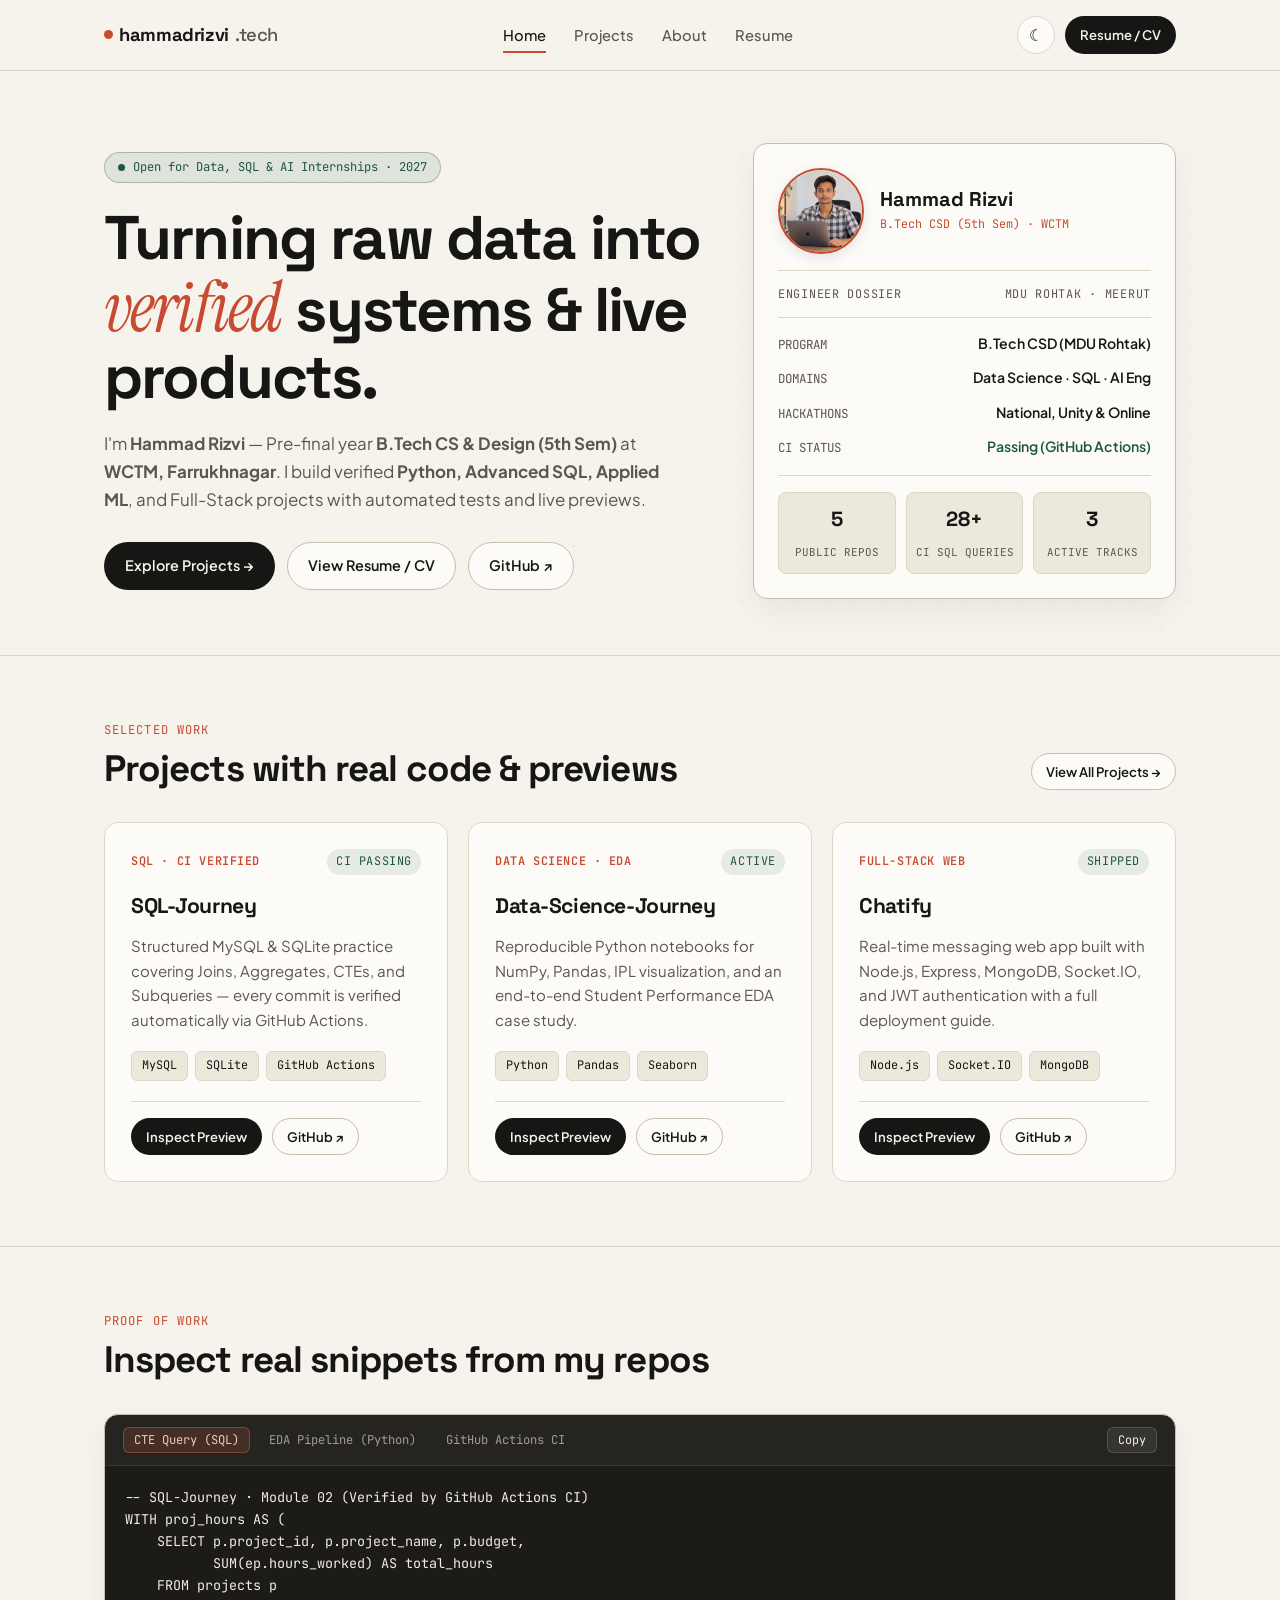
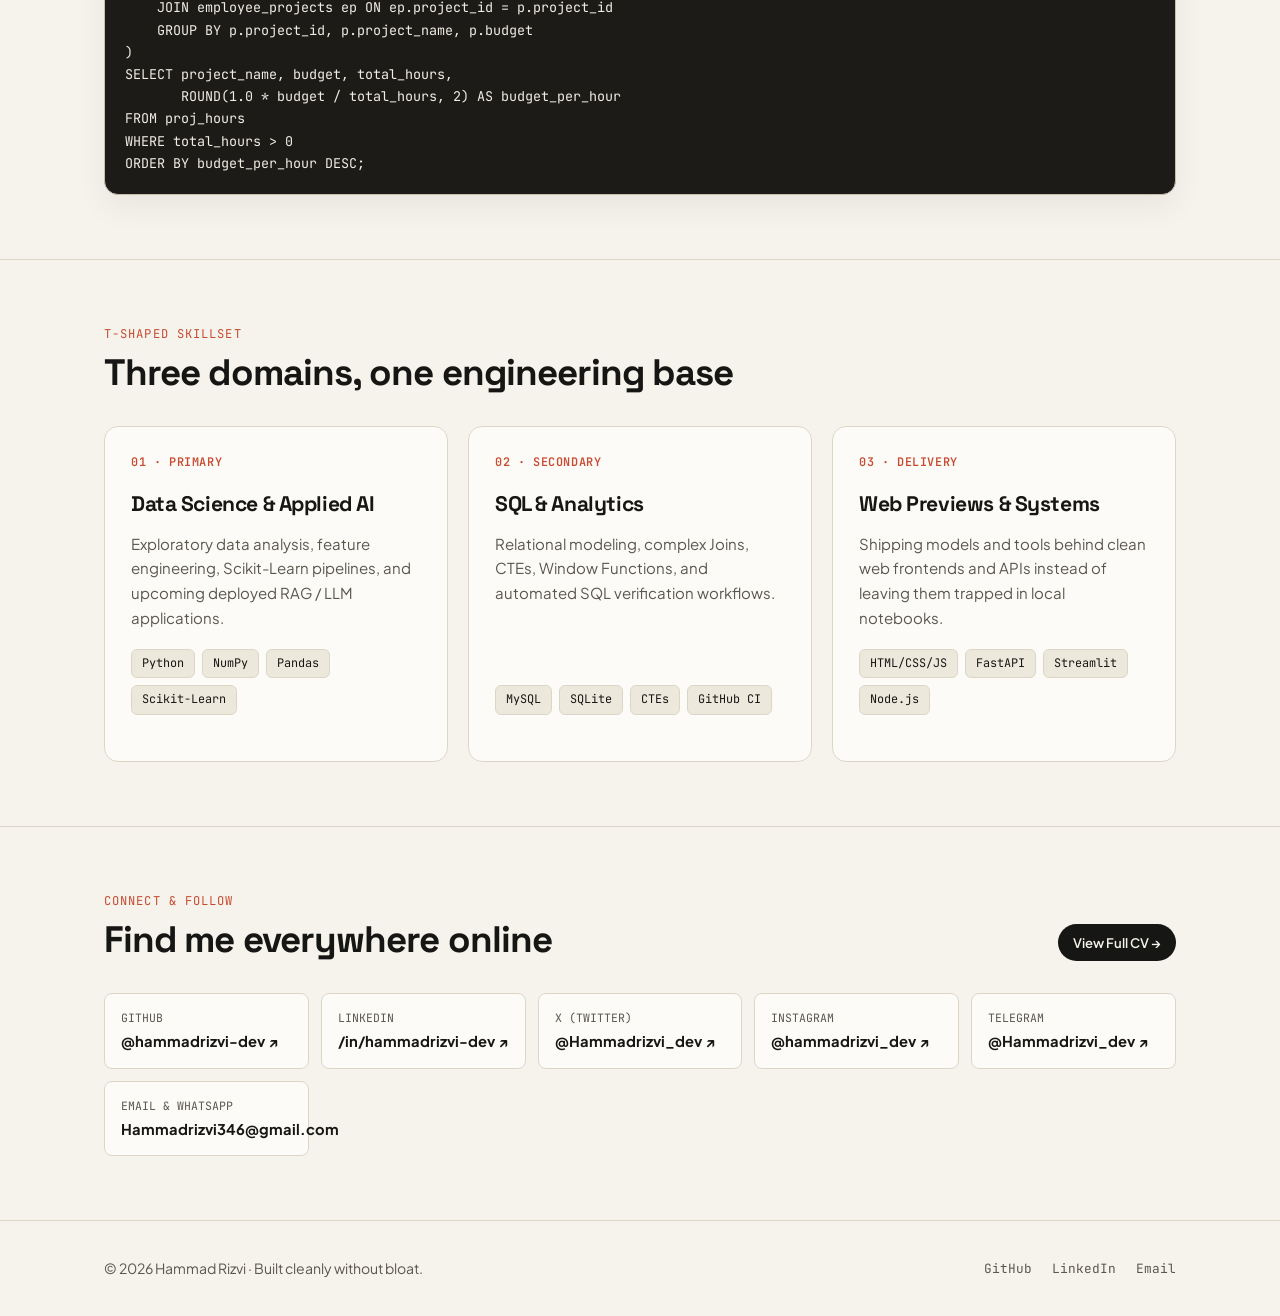
<file: index.html>
<!DOCTYPE html>
<html lang="en">
<head>
  <meta charset="UTF-8">
  <meta name="viewport" content="width=device-width, initial-scale=1.0">
  <title>Hammad Rizvi — Data Science, SQL &amp; AI Engineering</title>
  <meta name="description" content="Portfolio of Hammad Rizvi (hammadrizvi.tech) — B.Tech CS &amp; Design '28 building Data Science, Advanced SQL, AI Engineering, and Full-Stack Web projects.">
  <link rel="preconnect" href="https://fonts.googleapis.com">
  <link rel="preconnect" href="https://fonts.gstatic.com" crossorigin>
  <link href="https://fonts.googleapis.com/css2?family=Instrument+Serif:ital@0;1&family=JetBrains+Mono:wght@400;500;600&family=Plus+Jakarta+Sans:wght@400;500;600;700&family=Space+Grotesk:wght@600;700&display=swap" rel="stylesheet">
  <link rel="stylesheet" href="style.css?v=2">
</head>
<body>
  <header class="site-nav">
    <div class="container nav-inner">
      <a href="index.html" class="brand">
        <span class="brand-dot"></span>hammadrizvi<span>.tech</span>
      </a>
      <nav class="nav-links" aria-label="Main navigation">
        <a href="index.html" class="active">Home</a>
        <a href="projects.html">Projects</a>
        <a href="about.html">About</a>
        <a href="resume.html">Resume</a>
      </nav>
      <div class="nav-actions">
        <button class="theme-toggle" data-theme-toggle title="Toggle Light/Dark Theme" aria-label="Toggle Theme">☾</button>
        <a href="resume.html" class="btn btn-primary btn-sm">Resume / CV</a>
      </div>
    </div>
  </header>

  <main>
    <!-- Hero -->
    <section class="hero">
      <div class="container hero-grid">
        <div>
          <div class="status-pill">Open for Data, SQL &amp; AI Internships · 2027</div>
          <h1 class="hero-title">
            Turning raw data into <em>verified</em> systems &amp; live products.
          </h1>
          <p class="hero-sub">
            I'm <strong>Hammad Rizvi</strong> — Pre-final year <strong>B.Tech CS &amp; Design (5th Sem)</strong> at <strong>WCTM, Farrukhnagar</strong>. I build verified <strong>Python, Advanced SQL, Applied ML</strong>, and Full-Stack projects with automated tests and live previews.
          </p>
          <div class="hero-cta">
            <a href="projects.html" class="btn btn-primary">Explore Projects →</a>
            <a href="resume.html" class="btn btn-secondary">View Resume / CV</a>
            <a href="https://github.com/hammadrizvi-dev" target="_blank" rel="noopener" class="btn btn-secondary">GitHub ↗</a>
          </div>
        </div>

        <aside class="dossier-card" aria-label="Engineer Snapshot">
          <div class="dossier-profile-header">
            <div class="avatar-frame">
              <img src="assets/hammad-portrait.png" alt="Hammad Rizvi — B.Tech CSD Engineer" loading="eager">
            </div>
            <div>
              <div class="dossier-name">Hammad Rizvi</div>
              <div class="dossier-tag">B.Tech CSD (5th Sem) · WCTM</div>
            </div>
          </div>
          <div class="dossier-head">
            <span>Engineer Dossier</span>
            <span>MDU Rohtak · Meerut</span>
          </div>
          <div class="dossier-rows">
            <div class="dossier-row">
              <span>PROGRAM</span>
              <strong>B.Tech CSD (MDU Rohtak)</strong>
            </div>
            <div class="dossier-row">
              <span>DOMAINS</span>
              <strong>Data Science · SQL · AI Eng</strong>
            </div>
            <div class="dossier-row">
              <span>HACKATHONS</span>
              <strong>National, Unity &amp; Online</strong>
            </div>
            <div class="dossier-row">
              <span>CI STATUS</span>
              <strong style="color: var(--green);">Passing (GitHub Actions)</strong>
            </div>
          </div>
          <div class="dossier-metrics">
            <div class="metric-box">
              <span class="metric-val" id="gh-repo-count">5</span>
              <span class="metric-lbl">Public Repos</span>
            </div>
            <div class="metric-box">
              <span class="metric-val">28+</span>
              <span class="metric-lbl">CI SQL Queries</span>
            </div>
            <div class="metric-box">
              <span class="metric-val">3</span>
              <span class="metric-lbl">Active Tracks</span>
            </div>
          </div>
        </aside>
      </div>
    </section>

    <!-- Selected Work with Live Preview Modal -->
    <section class="section">
      <div class="container">
        <div class="section-header">
          <div>
            <span class="eyebrow">Selected Work</span>
            <h2 class="section-title">Projects with real code &amp; previews</h2>
          </div>
          <a href="projects.html" class="btn btn-secondary btn-sm">View All Projects →</a>
        </div>

        <div class="grid-3">
          <article class="card">
            <div class="card-meta">
              <span class="cat-label">SQL · CI Verified</span>
              <span class="badge-live">CI Passing</span>
            </div>
            <h3>SQL-Journey</h3>
            <p>
              Structured MySQL &amp; SQLite practice covering Joins, Aggregates, CTEs, and Subqueries — every commit is verified automatically via GitHub Actions.
            </p>
            <div class="tags">
              <span class="tag">MySQL</span>
              <span class="tag">SQLite</span>
              <span class="tag">GitHub Actions</span>
            </div>
            <div class="card-actions">
              <button class="btn btn-primary btn-sm" data-preview="sql-journey">Inspect Preview</button>
              <a href="https://github.com/hammadrizvi-dev/SQL-Journey" target="_blank" rel="noopener" class="btn btn-secondary btn-sm">GitHub ↗</a>
            </div>
          </article>

          <article class="card">
            <div class="card-meta">
              <span class="cat-label">Data Science · EDA</span>
              <span class="badge-live">Active</span>
            </div>
            <h3>Data-Science-Journey</h3>
            <p>
              Reproducible Python notebooks for NumPy, Pandas, IPL visualization, and an end-to-end Student Performance EDA case study.
            </p>
            <div class="tags">
              <span class="tag">Python</span>
              <span class="tag">Pandas</span>
              <span class="tag">Seaborn</span>
            </div>
            <div class="card-actions">
              <button class="btn btn-primary btn-sm" data-preview="data-science-journey">Inspect Preview</button>
              <a href="https://github.com/hammadrizvi-dev/Data-Science-Journey" target="_blank" rel="noopener" class="btn btn-secondary btn-sm">GitHub ↗</a>
            </div>
          </article>

          <article class="card">
            <div class="card-meta">
              <span class="cat-label">Full-Stack Web</span>
              <span class="badge-live">Shipped</span>
            </div>
            <h3>Chatify</h3>
            <p>
              Real-time messaging web app built with Node.js, Express, MongoDB, Socket.IO, and JWT authentication with a full deployment guide.
            </p>
            <div class="tags">
              <span class="tag">Node.js</span>
              <span class="tag">Socket.IO</span>
              <span class="tag">MongoDB</span>
            </div>
            <div class="card-actions">
              <button class="btn btn-primary btn-sm" data-preview="chatify">Inspect Preview</button>
              <a href="https://github.com/hammadrizvi-dev/Chatify" target="_blank" rel="noopener" class="btn btn-secondary btn-sm">GitHub ↗</a>
            </div>
          </article>
        </div>
      </div>
    </section>

    <!-- Live Code Proof Strip -->
    <section class="section">
      <div class="container">
        <div class="section-header">
          <div>
            <span class="eyebrow">Proof of Work</span>
            <h2 class="section-title">Inspect real snippets from my repos</h2>
          </div>
        </div>

        <div class="code-window">
          <div class="code-bar">
            <div class="code-tabs">
              <button class="code-tab active" data-snippet="sql">CTE Query (SQL)</button>
              <button class="code-tab" data-snippet="python">EDA Pipeline (Python)</button>
              <button class="code-tab" data-snippet="ci">GitHub Actions CI</button>
            </div>
            <button class="copy-btn" id="copy-snippet-btn">Copy</button>
          </div>
          <pre class="code-body" id="live-code-body"></pre>
        </div>
      </div>
    </section>

    <!-- Core Capabilities -->
    <section class="section">
      <div class="container">
        <div class="section-header">
          <div>
            <span class="eyebrow">T-Shaped Skillset</span>
            <h2 class="section-title">Three domains, one engineering base</h2>
          </div>
        </div>

        <div class="grid-3">
          <div class="card">
            <div class="card-meta"><span class="cat-label">01 · Primary</span></div>
            <h3>Data Science &amp; Applied AI</h3>
            <p>Exploratory data analysis, feature engineering, Scikit-Learn pipelines, and upcoming deployed RAG / LLM applications.</p>
            <div class="tags"><span class="tag">Python</span><span class="tag">NumPy</span><span class="tag">Pandas</span><span class="tag">Scikit-Learn</span></div>
          </div>

          <div class="card">
            <div class="card-meta"><span class="cat-label">02 · Secondary</span></div>
            <h3>SQL &amp; Analytics</h3>
            <p>Relational modeling, complex Joins, CTEs, Window Functions, and automated SQL verification workflows.</p>
            <div class="tags"><span class="tag">MySQL</span><span class="tag">SQLite</span><span class="tag">CTEs</span><span class="tag">GitHub CI</span></div>
          </div>

          <div class="card">
            <div class="card-meta"><span class="cat-label">03 · Delivery</span></div>
            <h3>Web Previews &amp; Systems</h3>
            <p>Shipping models and tools behind clean web frontends and APIs instead of leaving them trapped in local notebooks.</p>
            <div class="tags"><span class="tag">HTML/CSS/JS</span><span class="tag">FastAPI</span><span class="tag">Streamlit</span><span class="tag">Node.js</span></div>
          </div>
        </div>
      </div>
    </section>

    <!-- Connect Across Platforms -->
    <section class="section">
      <div class="container">
        <div class="section-header">
          <div>
            <span class="eyebrow">Connect &amp; Follow</span>
            <h2 class="section-title">Find me everywhere online</h2>
          </div>
          <a href="resume.html" class="btn btn-primary btn-sm">View Full CV →</a>
        </div>

        <div class="social-grid">
          <a class="social-pill" href="https://github.com/hammadrizvi-dev" target="_blank" rel="noopener">
            <span>GitHub</span><strong>@hammadrizvi-dev ↗</strong>
          </a>
          <a class="social-pill" href="https://www.linkedin.com/in/hammadrizvi-dev" target="_blank" rel="noopener">
            <span>LinkedIn</span><strong>/in/hammadrizvi-dev ↗</strong>
          </a>
          <a class="social-pill" href="https://x.com/Hammadrizvi_dev" target="_blank" rel="noopener">
            <span>X (Twitter)</span><strong>@Hammadrizvi_dev ↗</strong>
          </a>
          <a class="social-pill" href="https://instagram.com/hammadrizvi_dev" target="_blank" rel="noopener">
            <span>Instagram</span><strong>@hammadrizvi_dev ↗</strong>
          </a>
          <a class="social-pill" href="https://t.me/Hammadrizvi_dev" target="_blank" rel="noopener">
            <span>Telegram</span><strong>@Hammadrizvi_dev ↗</strong>
          </a>
          <a class="social-pill" href="mailto:Hammadrizvi346@gmail.com">
            <span>Email &amp; WhatsApp</span><strong>Hammadrizvi346@gmail.com</strong>
          </a>
        </div>
      </div>
    </section>
  </main>

  <!-- Interactive Preview Modal -->
  <div class="modal-backdrop" id="preview-modal" role="dialog" aria-modal="true" aria-labelledby="modal-title">
    <div class="modal-panel">
      <div class="modal-top">
        <div>
          <span class="eyebrow" data-modal-eyebrow></span>
          <h2 class="section-title" id="modal-title" data-modal-title></h2>
        </div>
        <button class="modal-close" data-modal-close aria-label="Close preview">×</button>
      </div>
      <p data-modal-summary style="color: var(--ink-muted);"></p>
      <ul class="modal-list" data-modal-list></ul>
      <div class="code-window" style="margin-bottom: 20px;">
        <div class="code-bar"><span>Preview Snippet</span></div>
        <pre class="code-body" data-modal-code></pre>
      </div>
      <div style="display: flex; gap: 10px; flex-wrap: wrap;">
        <a href="#" target="_blank" rel="noopener" class="btn btn-primary btn-sm" data-modal-repo>Open on GitHub ↗</a>
        <button class="btn btn-secondary btn-sm" data-modal-close>Close</button>
      </div>
    </div>
  </div>

  <footer>
    <div class="container footer-inner">
      <p>© 2026 Hammad Rizvi · Built cleanly without bloat.</p>
      <div class="footer-links">
        <a href="https://github.com/hammadrizvi-dev" target="_blank" rel="noopener">GitHub</a>
        <a href="https://www.linkedin.com/in/hammadrizvi-dev" target="_blank" rel="noopener">LinkedIn</a>
        <a href="mailto:Hammadrizvi346@gmail.com">Email</a>
      </div>
    </div>
  </footer>

  <script src="app.js"></script>
</body>
</html>
</file>
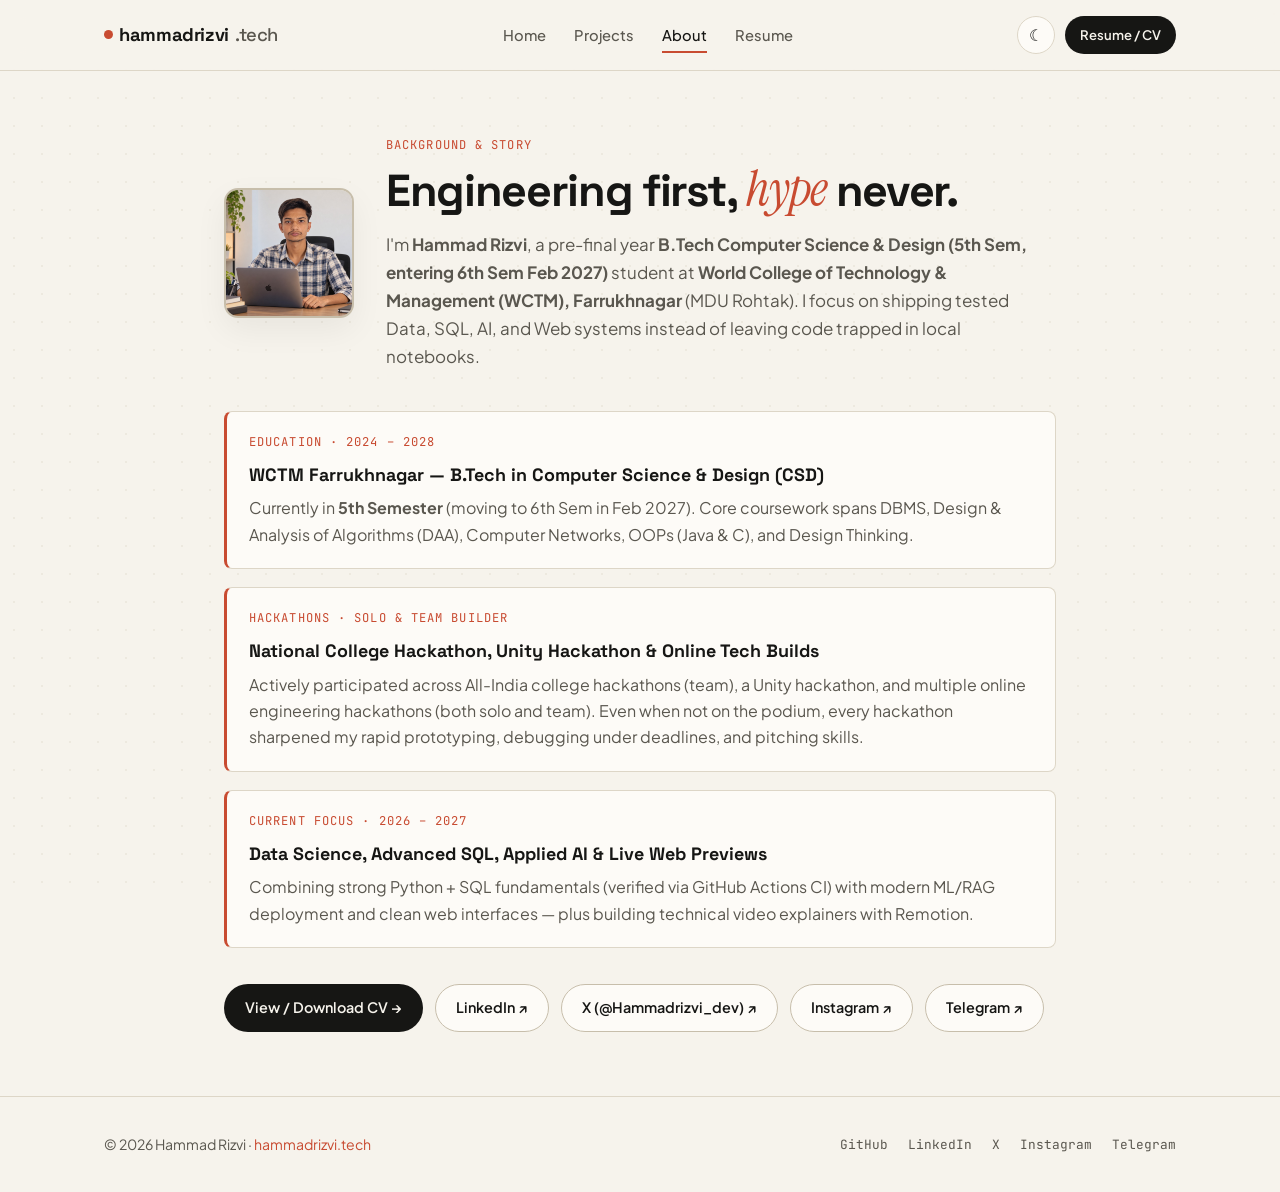
<file: about.html>
<!DOCTYPE html>
<html lang="en">
<head>
  <meta charset="UTF-8">
  <meta name="viewport" content="width=device-width, initial-scale=1.0">
  <title>About | Hammad Rizvi</title>
  <meta name="description" content="About Hammad Rizvi — B.Tech CS &amp; Design (5th Sem) at WCTM Farrukhnagar, hackathon builder, Data Science &amp; AI Engineering student.">
  <link rel="preconnect" href="https://fonts.googleapis.com">
  <link rel="preconnect" href="https://fonts.gstatic.com" crossorigin>
  <link href="https://fonts.googleapis.com/css2?family=Instrument+Serif:ital@0;1&family=JetBrains+Mono:wght@400;500;600&family=Plus+Jakarta+Sans:wght@400;500;600;700&family=Space+Grotesk:wght@600;700&display=swap" rel="stylesheet">
  <link rel="stylesheet" href="style.css?v=2">
</head>
<body>
  <header class="site-nav">
    <div class="container nav-inner">
      <a href="index.html" class="brand">
        <span class="brand-dot"></span>hammadrizvi<span>.tech</span>
      </a>
      <nav class="nav-links" aria-label="Main navigation">
        <a href="index.html">Home</a>
        <a href="projects.html">Projects</a>
        <a href="about.html" class="active">About</a>
        <a href="resume.html">Resume</a>
      </nav>
      <div class="nav-actions">
        <button class="theme-toggle" data-theme-toggle title="Toggle Light/Dark Theme" aria-label="Toggle Theme">☾</button>
        <a href="resume.html" class="btn btn-primary btn-sm">Resume / CV</a>
      </div>
    </div>
  </header>

  <main>
    <section class="section">
      <div class="container" style="max-width: 880px;">
        <div class="about-hero-card">
          <div class="about-avatar-frame">
            <img src="assets/hammad-portrait.png" alt="Hammad Rizvi at desk">
          </div>
          <div>
            <span class="eyebrow">Background &amp; Story</span>
            <h1 class="hero-title" style="font-size: clamp(2rem, 3.5vw, 2.8rem); margin-bottom: 14px;">
              Engineering first, <em>hype</em> never.
            </h1>
            <p class="hero-sub" style="max-width: 100%; margin-bottom: 0;">
              I'm <strong>Hammad Rizvi</strong>, a pre-final year <strong>B.Tech Computer Science &amp; Design (5th Sem, entering 6th Sem Feb 2027)</strong> student at <strong>World College of Technology &amp; Management (WCTM), Farrukhnagar</strong> (MDU Rohtak). I focus on shipping tested Data, SQL, AI, and Web systems instead of leaving code trapped in local notebooks.
            </p>
          </div>
        </div>

        <div class="timeline">
          <div class="timeline-item">
            <span class="eyebrow">Education · 2024 – 2028</span>
            <h3>WCTM Farrukhnagar — B.Tech in Computer Science &amp; Design (CSD)</h3>
            <p style="color: var(--ink-muted);">
              Currently in <strong>5th Semester</strong> (moving to 6th Sem in Feb 2027). Core coursework spans DBMS, Design &amp; Analysis of Algorithms (DAA), Computer Networks, OOPs (Java &amp; C), and Design Thinking.
            </p>
          </div>

          <div class="timeline-item">
            <span class="eyebrow">Hackathons · Solo &amp; Team Builder</span>
            <h3>National College Hackathon, Unity Hackathon &amp; Online Tech Builds</h3>
            <p style="color: var(--ink-muted);">
              Actively participated across All-India college hackathons (team), a Unity hackathon, and multiple online engineering hackathons (both solo and team). Even when not on the podium, every hackathon sharpened my rapid prototyping, debugging under deadlines, and pitching skills.
            </p>
          </div>

          <div class="timeline-item">
            <span class="eyebrow">Current Focus · 2026 – 2027</span>
            <h3>Data Science, Advanced SQL, Applied AI &amp; Live Web Previews</h3>
            <p style="color: var(--ink-muted);">
              Combining strong Python + SQL fundamentals (verified via GitHub Actions CI) with modern ML/RAG deployment and clean web interfaces — plus building technical video explainers with Remotion.
            </p>
          </div>
        </div>

        <div style="margin-top: 36px; display: flex; flex-wrap: wrap; gap: 12px;">
          <a href="resume.html" class="btn btn-primary">View / Download CV →</a>
          <a href="https://www.linkedin.com/in/hammadrizvi-dev" target="_blank" rel="noopener" class="btn btn-secondary">LinkedIn ↗</a>
          <a href="https://x.com/Hammadrizvi_dev" target="_blank" rel="noopener" class="btn btn-secondary">X (@Hammadrizvi_dev) ↗</a>
          <a href="https://instagram.com/hammadrizvi_dev" target="_blank" rel="noopener" class="btn btn-secondary">Instagram ↗</a>
          <a href="https://t.me/Hammadrizvi_dev" target="_blank" rel="noopener" class="btn btn-secondary">Telegram ↗</a>
        </div>
      </div>
    </section>
  </main>

  <footer>
    <div class="container footer-inner">
      <p>© 2026 Hammad Rizvi · <a href="https://hammadrizvi.tech" style="color: var(--accent);">hammadrizvi.tech</a></p>
      <div class="footer-links">
        <a href="https://github.com/hammadrizvi-dev" target="_blank" rel="noopener">GitHub</a>
        <a href="https://www.linkedin.com/in/hammadrizvi-dev" target="_blank" rel="noopener">LinkedIn</a>
        <a href="https://x.com/Hammadrizvi_dev" target="_blank" rel="noopener">X</a>
        <a href="https://instagram.com/hammadrizvi_dev" target="_blank" rel="noopener">Instagram</a>
        <a href="https://t.me/Hammadrizvi_dev" target="_blank" rel="noopener">Telegram</a>
      </div>
    </div>
  </footer>

  <script src="app.js"></script>
</body>
</html>
</file>
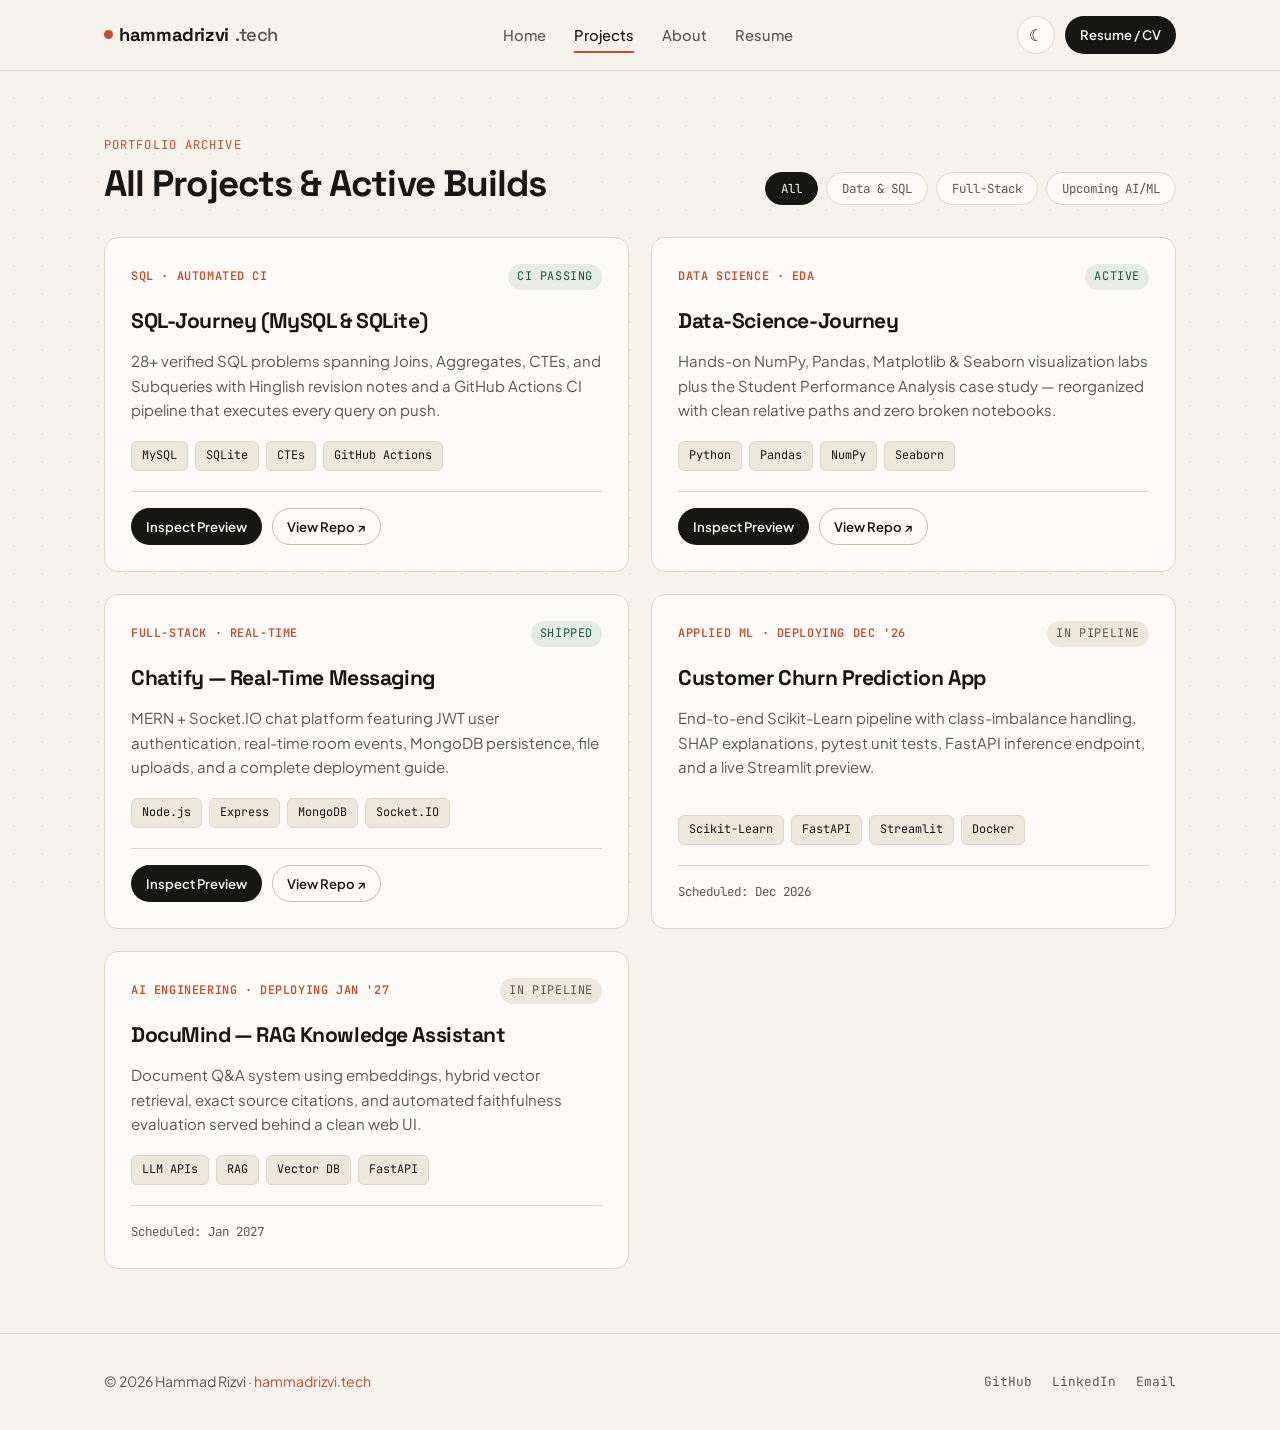
<file: projects.html>
<!DOCTYPE html>
<html lang="en">
<head>
  <meta charset="UTF-8">
  <meta name="viewport" content="width=device-width, initial-scale=1.0">
  <title>Projects | Hammad Rizvi</title>
  <meta name="description" content="Data Science, SQL, AI Engineering, and Full-Stack projects by Hammad Rizvi.">
  <link rel="preconnect" href="https://fonts.googleapis.com">
  <link rel="preconnect" href="https://fonts.gstatic.com" crossorigin>
  <link href="https://fonts.googleapis.com/css2?family=Instrument+Serif:ital@0;1&family=JetBrains+Mono:wght@400;500;600&family=Plus+Jakarta+Sans:wght@400;500;600;700&family=Space+Grotesk:wght@600;700&display=swap" rel="stylesheet">
  <link rel="stylesheet" href="style.css?v=2">
</head>
<body>
  <header class="site-nav">
    <div class="container nav-inner">
      <a href="index.html" class="brand">
        <span class="brand-dot"></span>hammadrizvi<span>.tech</span>
      </a>
      <nav class="nav-links" aria-label="Main navigation">
        <a href="index.html">Home</a>
        <a href="projects.html" class="active">Projects</a>
        <a href="about.html">About</a>
        <a href="resume.html">Resume</a>
      </nav>
      <div class="nav-actions">
        <button class="theme-toggle" data-theme-toggle title="Toggle Light/Dark Theme" aria-label="Toggle Theme">☾</button>
        <a href="resume.html" class="btn btn-primary btn-sm">Resume / CV</a>
      </div>
    </div>
  </header>

  <main>
    <section class="section">
      <div class="container">
        <div class="section-header">
          <div>
            <span class="eyebrow">Portfolio Archive</span>
            <h1 class="section-title">All Projects &amp; Active Builds</h1>
          </div>
          <div class="filter-bar" role="tablist" aria-label="Filter projects">
            <button class="filter-btn active" data-filter="all">All</button>
            <button class="filter-btn" data-filter="data-sql">Data &amp; SQL</button>
            <button class="filter-btn" data-filter="fullstack">Full-Stack</button>
            <button class="filter-btn" data-filter="roadmap">Upcoming AI/ML</button>
          </div>
        </div>

        <div class="grid-2">
          <!-- SQL-Journey -->
          <article class="card" data-category="data-sql">
            <div class="card-meta">
              <span class="cat-label">SQL · Automated CI</span>
              <span class="badge-live">CI Passing</span>
            </div>
            <h3>SQL-Journey (MySQL &amp; SQLite)</h3>
            <p>
              28+ verified SQL problems spanning Joins, Aggregates, CTEs, and Subqueries with Hinglish revision notes and a GitHub Actions CI pipeline that executes every query on push.
            </p>
            <div class="tags">
              <span class="tag">MySQL</span>
              <span class="tag">SQLite</span>
              <span class="tag">CTEs</span>
              <span class="tag">GitHub Actions</span>
            </div>
            <div class="card-actions">
              <button class="btn btn-primary btn-sm" data-preview="sql-journey">Inspect Preview</button>
              <a href="https://github.com/hammadrizvi-dev/SQL-Journey" target="_blank" rel="noopener" class="btn btn-secondary btn-sm">View Repo ↗</a>
            </div>
          </article>

          <!-- Data-Science-Journey -->
          <article class="card" data-category="data-sql">
            <div class="card-meta">
              <span class="cat-label">Data Science · EDA</span>
              <span class="badge-live">Active</span>
            </div>
            <h3>Data-Science-Journey</h3>
            <p>
              Hands-on NumPy, Pandas, Matplotlib &amp; Seaborn visualization labs plus the Student Performance Analysis case study — reorganized with clean relative paths and zero broken notebooks.
            </p>
            <div class="tags">
              <span class="tag">Python</span>
              <span class="tag">Pandas</span>
              <span class="tag">NumPy</span>
              <span class="tag">Seaborn</span>
            </div>
            <div class="card-actions">
              <button class="btn btn-primary btn-sm" data-preview="data-science-journey">Inspect Preview</button>
              <a href="https://github.com/hammadrizvi-dev/Data-Science-Journey" target="_blank" rel="noopener" class="btn btn-secondary btn-sm">View Repo ↗</a>
            </div>
          </article>

          <!-- Chatify -->
          <article class="card" data-category="fullstack">
            <div class="card-meta">
              <span class="cat-label">Full-Stack · Real-Time</span>
              <span class="badge-live">Shipped</span>
            </div>
            <h3>Chatify — Real-Time Messaging</h3>
            <p>
              MERN + Socket.IO chat platform featuring JWT user authentication, real-time room events, MongoDB persistence, file uploads, and a complete deployment guide.
            </p>
            <div class="tags">
              <span class="tag">Node.js</span>
              <span class="tag">Express</span>
              <span class="tag">MongoDB</span>
              <span class="tag">Socket.IO</span>
            </div>
            <div class="card-actions">
              <button class="btn btn-primary btn-sm" data-preview="chatify">Inspect Preview</button>
              <a href="https://github.com/hammadrizvi-dev/Chatify" target="_blank" rel="noopener" class="btn btn-secondary btn-sm">View Repo ↗</a>
            </div>
          </article>

          <!-- Upcoming: Churn ML -->
          <article class="card" data-category="roadmap data-sql">
            <div class="card-meta">
              <span class="cat-label">Applied ML · Deploying Dec '26</span>
              <span class="badge-soon">In Pipeline</span>
            </div>
            <h3>Customer Churn Prediction App</h3>
            <p>
              End-to-end Scikit-Learn pipeline with class-imbalance handling, SHAP explanations, pytest unit tests, FastAPI inference endpoint, and a live Streamlit preview.
            </p>
            <div class="tags">
              <span class="tag">Scikit-Learn</span>
              <span class="tag">FastAPI</span>
              <span class="tag">Streamlit</span>
              <span class="tag">Docker</span>
            </div>
            <div class="card-actions">
              <span style="font-family: var(--font-mono); font-size: 0.78rem; color: var(--ink-muted);">Scheduled: Dec 2026</span>
            </div>
          </article>

          <!-- Upcoming: RAG Assistant -->
          <article class="card" data-category="roadmap">
            <div class="card-meta">
              <span class="cat-label">AI Engineering · Deploying Jan '27</span>
              <span class="badge-soon">In Pipeline</span>
            </div>
            <h3>DocuMind — RAG Knowledge Assistant</h3>
            <p>
              Document Q&amp;A system using embeddings, hybrid vector retrieval, exact source citations, and automated faithfulness evaluation served behind a clean web UI.
            </p>
            <div class="tags">
              <span class="tag">LLM APIs</span>
              <span class="tag">RAG</span>
              <span class="tag">Vector DB</span>
              <span class="tag">FastAPI</span>
            </div>
            <div class="card-actions">
              <span style="font-family: var(--font-mono); font-size: 0.78rem; color: var(--ink-muted);">Scheduled: Jan 2027</span>
            </div>
          </article>
        </div>
      </div>
    </section>
  </main>

  <!-- Interactive Preview Modal -->
  <div class="modal-backdrop" id="preview-modal" role="dialog" aria-modal="true" aria-labelledby="modal-title">
    <div class="modal-panel">
      <div class="modal-top">
        <div>
          <span class="eyebrow" data-modal-eyebrow></span>
          <h2 class="section-title" id="modal-title" data-modal-title></h2>
        </div>
        <button class="modal-close" data-modal-close aria-label="Close preview">×</button>
      </div>
      <p data-modal-summary style="color: var(--ink-muted);"></p>
      <ul class="modal-list" data-modal-list></ul>
      <div class="code-window" style="margin-bottom: 20px;">
        <div class="code-bar"><span>Preview Snippet</span></div>
        <pre class="code-body" data-modal-code></pre>
      </div>
      <div style="display: flex; gap: 10px; flex-wrap: wrap;">
        <a href="#" target="_blank" rel="noopener" class="btn btn-primary btn-sm" data-modal-repo>Open on GitHub ↗</a>
        <button class="btn btn-secondary btn-sm" data-modal-close>Close</button>
      </div>
    </div>
  </div>

  <footer>
    <div class="container footer-inner">
      <p>© 2026 Hammad Rizvi · <a href="https://hammadrizvi.tech" style="color: var(--accent);">hammadrizvi.tech</a></p>
      <div class="footer-links">
        <a href="https://github.com/hammadrizvi-dev" target="_blank" rel="noopener">GitHub</a>
        <a href="https://www.linkedin.com/in/hammadrizvi-dev" target="_blank" rel="noopener">LinkedIn</a>
        <a href="mailto:Hammadrizvi346@gmail.com">Email</a>
      </div>
    </div>
  </footer>

  <script src="app.js"></script>
</body>
</html>
</file>
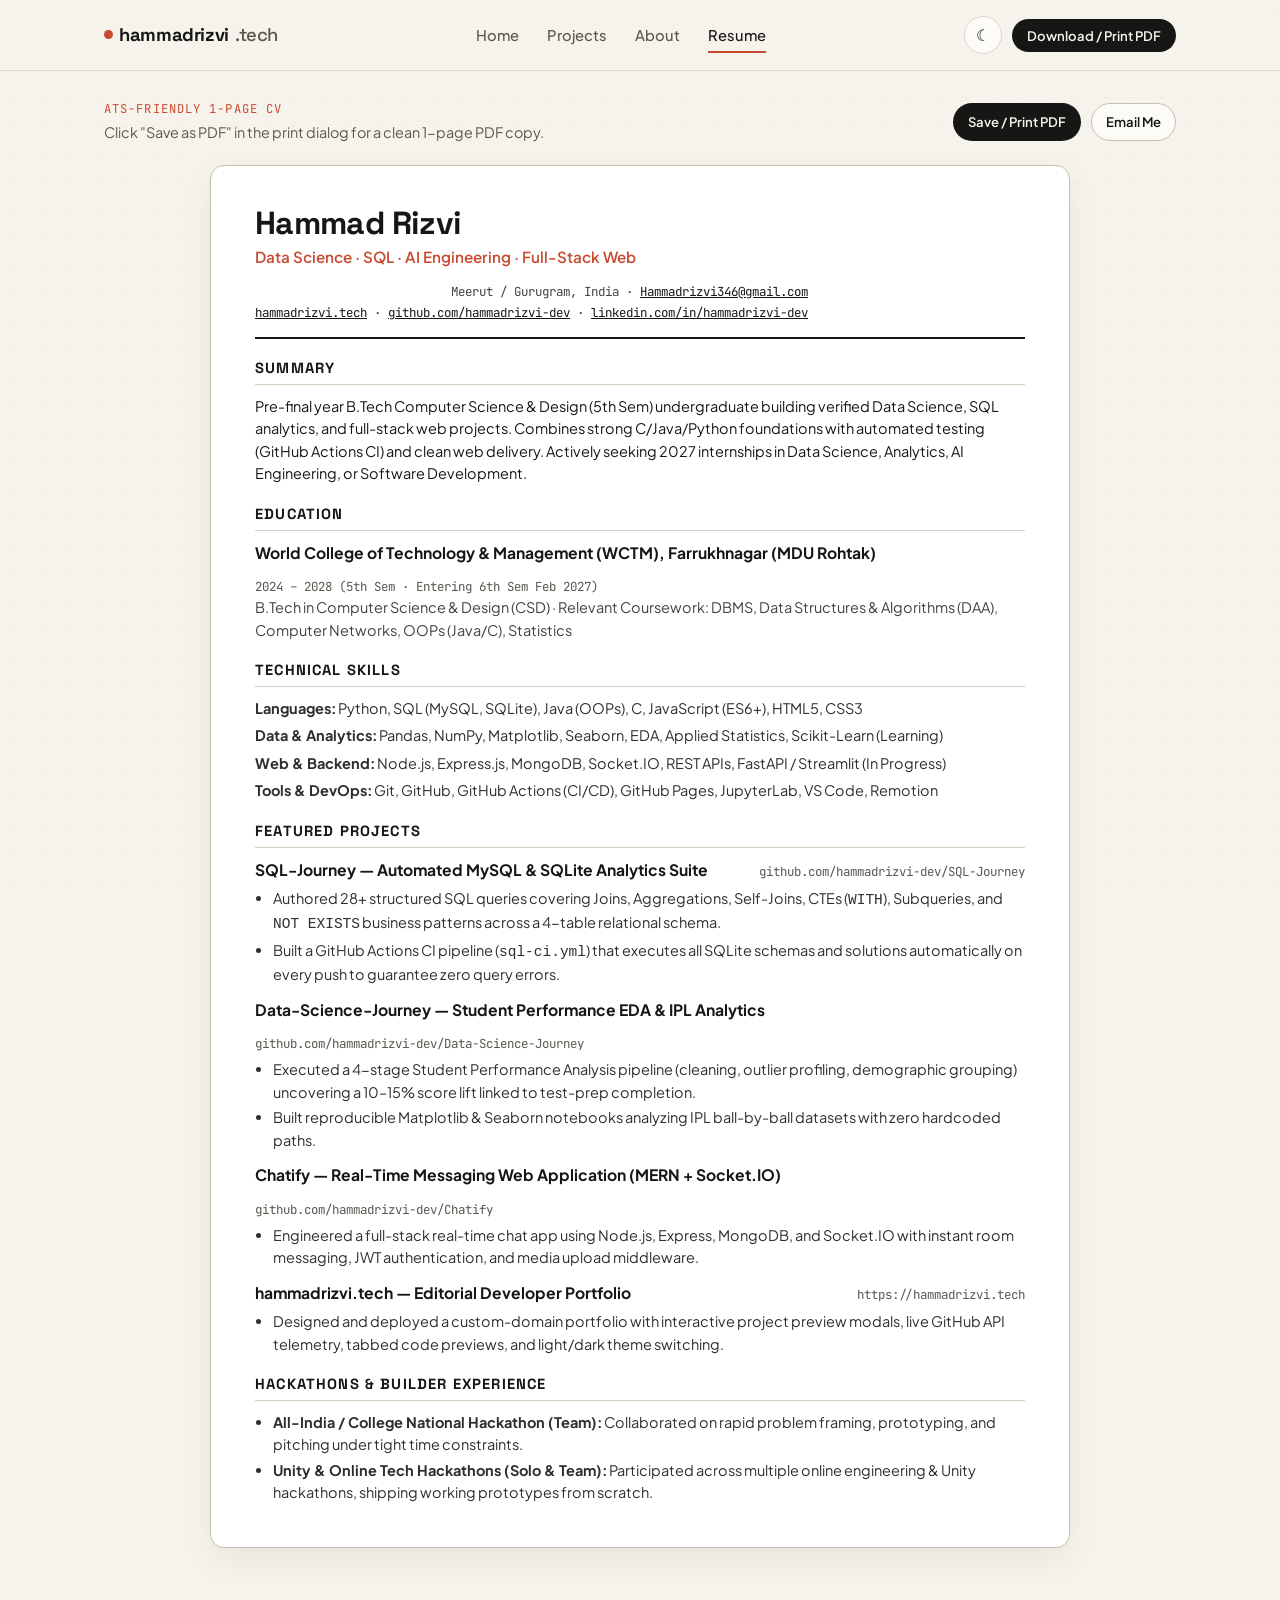
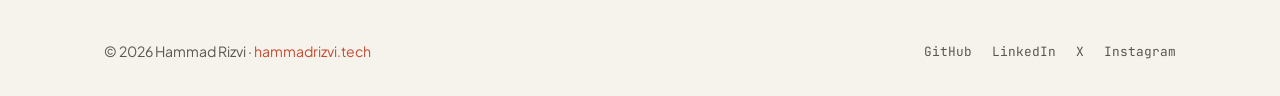
<file: resume.html>
<!DOCTYPE html>
<html lang="en">
<head>
  <meta charset="UTF-8">
  <meta name="viewport" content="width=device-width, initial-scale=1.0">
  <title>Resume / CV — Hammad Rizvi</title>
  <meta name="description" content="ATS-friendly Resume & CV of Hammad Rizvi — B.Tech CSD (5th Sem), WCTM Farrukhnagar | Data Science, SQL, AI Engineering & Full-Stack.">
  <link rel="preconnect" href="https://fonts.googleapis.com">
  <link rel="preconnect" href="https://fonts.gstatic.com" crossorigin>
  <link href="https://fonts.googleapis.com/css2?family=JetBrains+Mono:wght@400;500&family=Plus+Jakarta+Sans:wght@400;500;600;700&family=Space+Grotesk:wght@600;700&display=swap" rel="stylesheet">
  <link rel="stylesheet" href="style.css">
  <style>
    .resume-toolbar {
      display: flex;
      justify-content: space-between;
      align-items: center;
      flex-wrap: wrap;
      gap: 12px;
      margin: 28px 0 20px;
    }
    .resume-sheet {
      background: #ffffff;
      color: #161614;
      border: 1px solid var(--border-strong);
      border-radius: var(--radius);
      padding: 40px 44px;
      max-width: 860px;
      margin: 0 auto 56px;
      box-shadow: var(--shadow);
      font-size: 14.5px;
      line-height: 1.55;
    }
    .resume-header {
      border-bottom: 2px solid #161614;
      padding-bottom: 14px;
      margin-bottom: 18px;
      display: flex;
      justify-content: space-between;
      align-items: flex-end;
      flex-wrap: wrap;
      gap: 12px;
    }
    .resume-header h1 {
      font-family: var(--font-display);
      font-size: 2rem;
      letter-spacing: -0.02em;
      line-height: 1.1;
      color: #161614;
    }
    .resume-role {
      font-size: 0.95rem;
      color: #c84b31;
      font-weight: 600;
      margin-top: 4px;
    }
    .resume-contact {
      font-family: var(--font-mono);
      font-size: 0.78rem;
      color: #44423d;
      text-align: right;
      line-height: 1.7;
    }
    .resume-contact a {
      color: #161614;
      text-decoration: underline;
    }
    .r-section {
      margin-bottom: 18px;
    }
    .r-section h2 {
      font-family: var(--font-display);
      font-size: 0.92rem;
      text-transform: uppercase;
      letter-spacing: 0.08em;
      color: #161614;
      border-bottom: 1px solid #d5cfc2;
      padding-bottom: 4px;
      margin-bottom: 10px;
    }
    .r-item {
      margin-bottom: 12px;
    }
    .r-item-head {
      display: flex;
      justify-content: space-between;
      align-items: baseline;
      gap: 12px;
      flex-wrap: wrap;
    }
    .r-item-head strong {
      font-size: 0.98rem;
      color: #161614;
    }
    .r-item-head span {
      font-family: var(--font-mono);
      font-size: 0.78rem;
      color: #5a574f;
    }
    .r-list {
      margin: 5px 0 0 18px;
      color: #2f2e2a;
    }
    .r-list li {
      margin-bottom: 3px;
    }
    .r-skills-grid {
      display: grid;
      gap: 5px;
      color: #2f2e2a;
    }
    @media (max-width: 640px) {
      .resume-sheet { padding: 24px 20px; }
      .resume-contact { text-align: left; }
    }
    @media print {
      body { background: #ffffff !important; }
      body::before, .site-nav, .resume-toolbar, footer { display: none !important; }
      .container { max-width: 100%; padding: 0; }
      .resume-sheet {
        box-shadow: none;
        border: none;
        padding: 0;
        margin: 0;
        max-width: 100%;
      }
    }
  </style>
</head>
<body>
  <header class="site-nav">
    <div class="container nav-inner">
      <a href="index.html" class="brand">
        <span class="brand-dot"></span>hammadrizvi<span>.tech</span>
      </a>
      <nav class="nav-links" aria-label="Main navigation">
        <a href="index.html">Home</a>
        <a href="projects.html">Projects</a>
        <a href="about.html">About</a>
        <a href="resume.html" class="active">Resume</a>
      </nav>
      <div class="nav-actions">
        <button class="theme-toggle" data-theme-toggle title="Toggle Light/Dark Theme" aria-label="Toggle Theme">☾</button>
        <button onclick="window.print()" class="btn btn-primary btn-sm">Download / Print PDF</button>
      </div>
    </div>
  </header>

  <main class="container">
    <div class="resume-toolbar">
      <div>
        <span class="eyebrow" style="margin-bottom: 2px;">ATS-Friendly 1-Page CV</span>
        <p style="color: var(--ink-muted); font-size: 0.9rem;">Click "Save as PDF" in the print dialog for a clean 1-page PDF copy.</p>
      </div>
      <div style="display: flex; gap: 10px;">
        <button onclick="window.print()" class="btn btn-primary btn-sm">Save / Print PDF</button>
        <a href="mailto:Hammadrizvi346@gmail.com" class="btn btn-secondary btn-sm">Email Me</a>
      </div>
    </div>

    <article class="resume-sheet">
      <header class="resume-header">
        <div>
          <h1>Hammad Rizvi</h1>
          <div class="resume-role">Data Science · SQL · AI Engineering · Full-Stack Web</div>
        </div>
        <div class="resume-contact">
          <div>Meerut / Gurugram, India · <a href="mailto:Hammadrizvi346@gmail.com">Hammadrizvi346@gmail.com</a></div>
          <div>
            <a href="https://hammadrizvi.tech">hammadrizvi.tech</a> ·
            <a href="https://github.com/hammadrizvi-dev">github.com/hammadrizvi-dev</a> ·
            <a href="https://www.linkedin.com/in/hammadrizvi-dev">linkedin.com/in/hammadrizvi-dev</a>
          </div>
        </div>
      </header>

      <section class="r-section">
        <h2>Summary</h2>
        <p>
          Pre-final year B.Tech Computer Science &amp; Design (5th Sem) undergraduate building verified Data Science, SQL analytics, and full-stack web projects. Combines strong C/Java/Python foundations with automated testing (GitHub Actions CI) and clean web delivery. Actively seeking 2027 internships in Data Science, Analytics, AI Engineering, or Software Development.
        </p>
      </section>

      <section class="r-section">
        <h2>Education</h2>
        <div class="r-item">
          <div class="r-item-head">
            <strong>World College of Technology &amp; Management (WCTM), Farrukhnagar (MDU Rohtak)</strong>
            <span>2024 – 2028 (5th Sem · Entering 6th Sem Feb 2027)</span>
          </div>
          <div style="color: #44423d;">B.Tech in Computer Science &amp; Design (CSD) · Relevant Coursework: DBMS, Data Structures &amp; Algorithms (DAA), Computer Networks, OOPs (Java/C), Statistics</div>
        </div>
      </section>

      <section class="r-section">
        <h2>Technical Skills</h2>
        <div class="r-skills-grid">
          <div><strong>Languages:</strong> Python, SQL (MySQL, SQLite), Java (OOPs), C, JavaScript (ES6+), HTML5, CSS3</div>
          <div><strong>Data &amp; Analytics:</strong> Pandas, NumPy, Matplotlib, Seaborn, EDA, Applied Statistics, Scikit-Learn (Learning)</div>
          <div><strong>Web &amp; Backend:</strong> Node.js, Express.js, MongoDB, Socket.IO, REST APIs, FastAPI / Streamlit (In Progress)</div>
          <div><strong>Tools &amp; DevOps:</strong> Git, GitHub, GitHub Actions (CI/CD), GitHub Pages, JupyterLab, VS Code, Remotion</div>
        </div>
      </section>

      <section class="r-section">
        <h2>Featured Projects</h2>

        <div class="r-item">
          <div class="r-item-head">
            <strong>SQL-Journey — Automated MySQL &amp; SQLite Analytics Suite</strong>
            <span>github.com/hammadrizvi-dev/SQL-Journey</span>
          </div>
          <ul class="r-list">
            <li>Authored 28+ structured SQL queries covering Joins, Aggregations, Self-Joins, CTEs (<code>WITH</code>), Subqueries, and <code>NOT EXISTS</code> business patterns across a 4-table relational schema.</li>
            <li>Built a GitHub Actions CI pipeline (<code>sql-ci.yml</code>) that executes all SQLite schemas and solutions automatically on every push to guarantee zero query errors.</li>
          </ul>
        </div>

        <div class="r-item">
          <div class="r-item-head">
            <strong>Data-Science-Journey — Student Performance EDA &amp; IPL Analytics</strong>
            <span>github.com/hammadrizvi-dev/Data-Science-Journey</span>
          </div>
          <ul class="r-list">
            <li>Executed a 4-stage Student Performance Analysis pipeline (cleaning, outlier profiling, demographic grouping) uncovering a 10–15% score lift linked to test-prep completion.</li>
            <li>Built reproducible Matplotlib &amp; Seaborn notebooks analyzing IPL ball-by-ball datasets with zero hardcoded paths.</li>
          </ul>
        </div>

        <div class="r-item">
          <div class="r-item-head">
            <strong>Chatify — Real-Time Messaging Web Application (MERN + Socket.IO)</strong>
            <span>github.com/hammadrizvi-dev/Chatify</span>
          </div>
          <ul class="r-list">
            <li>Engineered a full-stack real-time chat app using Node.js, Express, MongoDB, and Socket.IO with instant room messaging, JWT authentication, and media upload middleware.</li>
          </ul>
        </div>

        <div class="r-item">
          <div class="r-item-head">
            <strong>hammadrizvi.tech — Editorial Developer Portfolio</strong>
            <span>https://hammadrizvi.tech</span>
          </div>
          <ul class="r-list">
            <li>Designed and deployed a custom-domain portfolio with interactive project preview modals, live GitHub API telemetry, tabbed code previews, and light/dark theme switching.</li>
          </ul>
        </div>
      </section>

      <section class="r-section" style="margin-bottom: 0;">
        <h2>Hackathons &amp; Builder Experience</h2>
        <ul class="r-list">
          <li><strong>All-India / College National Hackathon (Team):</strong> Collaborated on rapid problem framing, prototyping, and pitching under tight time constraints.</li>
          <li><strong>Unity &amp; Online Tech Hackathons (Solo &amp; Team):</strong> Participated across multiple online engineering &amp; Unity hackathons, shipping working prototypes from scratch.</li>
        </ul>
      </section>
    </article>
  </main>

  <footer>
    <div class="container footer-inner">
      <p>© 2026 Hammad Rizvi · <a href="https://hammadrizvi.tech" style="color: var(--accent);">hammadrizvi.tech</a></p>
      <div class="footer-links">
        <a href="https://github.com/hammadrizvi-dev" target="_blank" rel="noopener">GitHub</a>
        <a href="https://www.linkedin.com/in/hammadrizvi-dev" target="_blank" rel="noopener">LinkedIn</a>
        <a href="https://x.com/Hammadrizvi_dev" target="_blank" rel="noopener">X</a>
        <a href="https://instagram.com/hammadrizvi_dev" target="_blank" rel="noopener">Instagram</a>
      </div>
    </div>
  </footer>

  <script src="app.js"></script>
</body>
</html>
</file>
<file: style.css>
/* ==========================================================================
   hammadrizvi.tech — Warm Editorial Studio Design System
   Zero generic AI blue/purple gradients. Pure typography, grid & craft.
   ========================================================================== */

:root {
  --bg: #f6f3ec;
  --surface: #fdfbf7;
  --surface-alt: #ede8dc;
  --ink: #161614;
  --ink-muted: #5a574f;
  --accent: #c84b31;
  --accent-soft: rgba(200, 75, 49, 0.1);
  --green: #1e5646;
  --green-soft: rgba(30, 86, 70, 0.1);
  --border: #ddd6c7;
  --border-strong: #c7beab;
  --code-bg: #1c1b18;
  --code-ink: #f1ede4;
  --shadow: 0 12px 32px rgba(22, 22, 20, 0.06);
  --radius: 14px;
  --radius-sm: 8px;
  --font-display: 'Space Grotesk', system-ui, sans-serif;
  --font-serif: 'Instrument Serif', Georgia, serif;
  --font-sans: 'Plus Jakarta Sans', system-ui, sans-serif;
  --font-mono: 'JetBrains Mono', ui-monospace, monospace;
}

[data-theme="dark"] {
  --bg: #131311;
  --surface: #1b1b18;
  --surface-alt: #24231f;
  --ink: #f2efe9;
  --ink-muted: #a19c91;
  --accent: #e46b4c;
  --accent-soft: rgba(228, 107, 76, 0.14);
  --green: #4aa98b;
  --green-soft: rgba(74, 169, 139, 0.14);
  --border: #2c2b26;
  --border-strong: #3e3c35;
  --code-bg: #0e0e0c;
  --code-ink: #eee9de;
  --shadow: 0 16px 40px rgba(0, 0, 0, 0.45);
}

*, *::before, *::after {
  box-sizing: border-box;
  margin: 0;
  padding: 0;
}

html {
  scroll-behavior: smooth;
}

body {
  background-color: var(--bg);
  color: var(--ink);
  font-family: var(--font-sans);
  font-size: 16px;
  line-height: 1.65;
  -webkit-font-smoothing: antialiased;
  transition: background-color 0.25s ease, color 0.25s ease;
  min-height: 100vh;
  display: flex;
  flex-direction: column;
}

a {
  color: inherit;
  text-decoration: none;
}

/* Subtle paper grain grid */
body::before {
  content: "";
  position: fixed;
  inset: 0;
  pointer-events: none;
  z-index: -1;
  background-image: radial-gradient(var(--border) 1px, transparent 1px);
  background-size: 28px 28px;
  opacity: 0.35;
}

.container {
  width: 100%;
  max-width: 1120px;
  margin: 0 auto;
  padding: 0 24px;
}

/* Navigation */
.site-nav {
  position: sticky;
  top: 0;
  z-index: 50;
  background: color-mix(in srgb, var(--bg) 88%, transparent);
  backdrop-filter: blur(12px);
  border-bottom: 1px solid var(--border);
}

.nav-inner {
  display: flex;
  align-items: center;
  justify-content: space-between;
  height: 70px;
  gap: 16px;
}

.brand {
  font-family: var(--font-display);
  font-weight: 700;
  font-size: 1.15rem;
  letter-spacing: -0.02em;
  display: inline-flex;
  align-items: center;
  gap: 6px;
}

.brand-dot {
  width: 9px;
  height: 9px;
  border-radius: 50%;
  background: var(--accent);
  display: inline-block;
}

.brand span {
  color: var(--ink-muted);
  font-weight: 500;
}

.nav-links {
  display: flex;
  align-items: center;
  gap: 28px;
}

.nav-links a {
  font-size: 0.92rem;
  font-weight: 500;
  color: var(--ink-muted);
  transition: color 0.2s ease;
  position: relative;
}

.nav-links a:hover,
.nav-links a.active {
  color: var(--ink);
}

.nav-links a.active::after {
  content: "";
  position: absolute;
  left: 0;
  right: 0;
  bottom: -6px;
  height: 2px;
  background: var(--accent);
}

.nav-actions {
  display: flex;
  align-items: center;
  gap: 10px;
}

.theme-toggle {
  background: var(--surface);
  border: 1px solid var(--border);
  color: var(--ink);
  width: 38px;
  height: 38px;
  border-radius: 999px;
  cursor: pointer;
  display: inline-flex;
  align-items: center;
  justify-content: center;
  font-size: 1rem;
  transition: border-color 0.2s, transform 0.2s;
}

.theme-toggle:hover {
  border-color: var(--ink);
  transform: translateY(-1px);
}

/* Buttons */
.btn {
  display: inline-flex;
  align-items: center;
  justify-content: center;
  gap: 8px;
  padding: 11px 20px;
  border-radius: 999px;
  font-family: var(--font-sans);
  font-size: 0.9rem;
  font-weight: 600;
  cursor: pointer;
  border: 1px solid transparent;
  transition: all 0.2s ease;
}

.btn-primary {
  background: var(--ink);
  color: var(--bg);
}

.btn-primary:hover {
  background: var(--accent);
  color: #ffffff;
  transform: translateY(-1px);
}

.btn-secondary {
  background: var(--surface);
  color: var(--ink);
  border-color: var(--border-strong);
}

.btn-secondary:hover {
  border-color: var(--ink);
  transform: translateY(-1px);
}

.btn-sm {
  padding: 7px 14px;
  font-size: 0.82rem;
}

/* Hero Section */
.hero {
  padding: 72px 0 56px;
  border-bottom: 1px solid var(--border);
}

.hero-grid {
  display: grid;
  grid-template-columns: 1.35fr 0.95fr;
  gap: 48px;
  align-items: center;
}

.status-pill {
  display: inline-flex;
  align-items: center;
  gap: 8px;
  font-family: var(--font-mono);
  font-size: 0.76rem;
  color: var(--green);
  background: var(--green-soft);
  border: 1px solid color-mix(in srgb, var(--green) 30%, transparent);
  padding: 6px 13px;
  border-radius: 999px;
  margin-bottom: 22px;
  line-height: 1.35;
}

.status-pill::before {
  content: "";
  width: 7px;
  height: 7px;
  border-radius: 50%;
  background: var(--green);
  flex-shrink: 0;
}

.hero-title {
  font-family: var(--font-display);
  font-size: clamp(2.4rem, 5vw, 3.85rem);
  font-weight: 700;
  line-height: 1.07;
  letter-spacing: -0.03em;
  margin-bottom: 20px;
}

.hero-title em {
  font-family: var(--font-serif);
  font-style: italic;
  font-weight: 400;
  color: var(--accent);
  font-size: 1.12em;
}

.hero-sub {
  font-size: 1.06rem;
  color: var(--ink-muted);
  max-width: 560px;
  margin-bottom: 28px;
}

.hero-cta {
  display: flex;
  flex-wrap: wrap;
  gap: 12px;
}

/* Telemetry Dossier Card */
.dossier-card {
  background: var(--surface);
  border: 1px solid var(--border-strong);
  border-radius: var(--radius);
  padding: 24px;
  box-shadow: var(--shadow);
}

.dossier-profile-header {
  display: flex;
  align-items: center;
  gap: 16px;
  padding-bottom: 16px;
  border-bottom: 1px solid var(--border);
  margin-bottom: 14px;
}

.avatar-frame {
  width: 86px;
  height: 86px;
  border-radius: 50%;
  overflow: hidden;
  border: 2px solid var(--accent);
  box-shadow: 0 4px 14px rgba(0, 0, 0, 0.1);
  flex-shrink: 0;
  background: var(--surface-alt);
}

.avatar-frame img {
  width: 100%;
  height: 100%;
  object-fit: cover;
  object-position: center;
  display: block;
}

.dossier-name {
  font-family: var(--font-display);
  font-size: 1.25rem;
  font-weight: 700;
  line-height: 1.2;
  color: var(--ink);
}

.dossier-tag {
  font-family: var(--font-mono);
  font-size: 0.74rem;
  color: var(--accent);
  margin-top: 4px;
}

.dossier-head {
  display: flex;
  justify-content: space-between;
  align-items: center;
  flex-wrap: wrap;
  gap: 8px;
  padding-bottom: 12px;
  margin-bottom: 14px;
  border-bottom: 1px solid var(--border);
  font-family: var(--font-mono);
  font-size: 0.74rem;
  color: var(--ink-muted);
  text-transform: uppercase;
  letter-spacing: 0.06em;
}

.dossier-rows {
  display: grid;
  gap: 11px;
}

.dossier-row {
  display: flex;
  justify-content: space-between;
  align-items: baseline;
  font-size: 0.88rem;
  gap: 12px;
}

.dossier-row span:first-child {
  color: var(--ink-muted);
  font-family: var(--font-mono);
  font-size: 0.78rem;
}

.dossier-row strong {
  font-weight: 600;
  text-align: right;
}

.dossier-metrics {
  display: grid;
  grid-template-columns: repeat(3, 1fr);
  gap: 10px;
  margin-top: 16px;
  padding-top: 16px;
  border-top: 1px solid var(--border);
}

.metric-box {
  background: var(--surface-alt);
  border: 1px solid var(--border);
  border-radius: var(--radius-sm);
  padding: 10px 6px;
  text-align: center;
}

.metric-val {
  font-family: var(--font-display);
  font-size: 1.28rem;
  font-weight: 700;
  display: block;
  color: var(--ink);
}

.metric-lbl {
  font-family: var(--font-mono);
  font-size: 0.68rem;
  color: var(--ink-muted);
  text-transform: uppercase;
  line-height: 1.25;
  margin-top: 2px;
}

.about-hero-card {
  display: flex;
  align-items: center;
  gap: 32px;
  margin-bottom: 40px;
}

.about-avatar-frame {
  width: 130px;
  height: 130px;
  border-radius: var(--radius);
  overflow: hidden;
  border: 2px solid var(--border-strong);
  box-shadow: var(--shadow);
  flex-shrink: 0;
  background: var(--surface-alt);
}

.about-avatar-frame img {
  width: 100%;
  height: 100%;
  object-fit: cover;
  object-position: center;
  display: block;
}

.social-grid {
  display: grid;
  grid-template-columns: repeat(auto-fit, minmax(175px, 1fr));
  gap: 12px;
}

.social-pill {
  background: var(--surface);
  border: 1px solid var(--border);
  border-radius: var(--radius-sm);
  padding: 14px 16px;
  display: flex;
  flex-direction: column;
  gap: 2px;
  transition: border-color 0.2s, transform 0.2s;
}

.social-pill:hover {
  border-color: var(--accent);
  transform: translateY(-2px);
}

.social-pill span {
  font-family: var(--font-mono);
  font-size: 0.72rem;
  text-transform: uppercase;
  color: var(--ink-muted);
}

.social-pill strong {
  font-size: 0.92rem;
  color: var(--ink);
}

@media (max-width: 768px) {
  .about-hero-card {
    flex-direction: column;
    align-items: flex-start;
    gap: 20px;
  }
}

/* Sections */
.section {
  padding: 64px 0;
  border-bottom: 1px solid var(--border);
}

.section-header {
  display: flex;
  justify-content: space-between;
  align-items: flex-end;
  gap: 20px;
  margin-bottom: 32px;
  flex-wrap: wrap;
}

.eyebrow {
  font-family: var(--font-mono);
  font-size: 0.76rem;
  text-transform: uppercase;
  letter-spacing: 0.09em;
  color: var(--accent);
  margin-bottom: 8px;
  display: block;
}

.section-title {
  font-family: var(--font-display);
  font-size: clamp(1.7rem, 3vw, 2.3rem);
  font-weight: 700;
  letter-spacing: -0.025em;
  line-height: 1.15;
}

/* Filter Tabs */
.filter-bar {
  display: flex;
  flex-wrap: wrap;
  gap: 8px;
}

.filter-btn {
  background: var(--surface);
  border: 1px solid var(--border);
  color: var(--ink-muted);
  padding: 7px 15px;
  border-radius: 999px;
  font-family: var(--font-mono);
  font-size: 0.78rem;
  cursor: pointer;
  transition: all 0.2s ease;
}

.filter-btn:hover {
  border-color: var(--ink);
  color: var(--ink);
}

.filter-btn.active {
  background: var(--ink);
  color: var(--bg);
  border-color: var(--ink);
}

/* Cards Grid */
.grid-2 {
  display: grid;
  grid-template-columns: repeat(2, 1fr);
  gap: 22px;
}

.grid-3 {
  display: grid;
  grid-template-columns: repeat(3, 1fr);
  gap: 20px;
}

.card {
  background: var(--surface);
  border: 1px solid var(--border);
  border-radius: var(--radius);
  padding: 26px;
  display: flex;
  flex-direction: column;
  transition: border-color 0.2s ease, transform 0.2s ease, box-shadow 0.2s ease;
}

.card:hover {
  border-color: var(--border-strong);
  transform: translateY(-3px);
  box-shadow: var(--shadow);
}

.card-meta {
  display: flex;
  justify-content: space-between;
  align-items: center;
  gap: 10px;
  margin-bottom: 14px;
  font-family: var(--font-mono);
  font-size: 0.74rem;
  text-transform: uppercase;
  letter-spacing: 0.05em;
}

.cat-label {
  color: var(--accent);
  font-weight: 600;
}

.badge-live {
  color: var(--green);
  background: var(--green-soft);
  padding: 3px 9px;
  border-radius: 999px;
}

.badge-soon {
  color: var(--ink-muted);
  background: var(--surface-alt);
  padding: 3px 9px;
  border-radius: 999px;
}

.card h3 {
  font-family: var(--font-display);
  font-size: 1.32rem;
  font-weight: 700;
  letter-spacing: -0.02em;
  margin-bottom: 10px;
}

.card p {
  color: var(--ink-muted);
  font-size: 0.94rem;
  margin-bottom: 18px;
  flex-grow: 1;
}

.tags {
  display: flex;
  flex-wrap: wrap;
  gap: 7px;
  margin-bottom: 20px;
}

.tag {
  font-family: var(--font-mono);
  font-size: 0.74rem;
  background: var(--surface-alt);
  color: var(--ink);
  padding: 4px 10px;
  border-radius: 6px;
  border: 1px solid var(--border);
}

.card-actions {
  display: flex;
  flex-wrap: wrap;
  gap: 10px;
  padding-top: 16px;
  border-top: 1px solid var(--border);
}

/* Code Preview Strip */
.code-window {
  background: var(--code-bg);
  color: var(--code-ink);
  border-radius: var(--radius);
  overflow: hidden;
  border: 1px solid var(--border-strong);
  box-shadow: var(--shadow);
}

.code-bar {
  display: flex;
  justify-content: space-between;
  align-items: center;
  padding: 12px 18px;
  background: rgba(255, 255, 255, 0.04);
  border-bottom: 1px solid rgba(255, 255, 255, 0.08);
  font-family: var(--font-mono);
  font-size: 0.78rem;
  color: #b7b1a5;
}

.code-tabs {
  display: flex;
  gap: 8px;
}

.code-tab {
  background: transparent;
  border: 1px solid transparent;
  color: #a19c91;
  font-family: var(--font-mono);
  font-size: 0.76rem;
  padding: 4px 10px;
  border-radius: 6px;
  cursor: pointer;
}

.code-tab.active {
  background: rgba(228, 107, 76, 0.16);
  border-color: rgba(228, 107, 76, 0.4);
  color: #f6c6b8;
}

.copy-btn {
  background: rgba(255, 255, 255, 0.08);
  border: 1px solid rgba(255, 255, 255, 0.14);
  color: #f1ede4;
  font-family: var(--font-mono);
  font-size: 0.74rem;
  padding: 4px 10px;
  border-radius: 6px;
  cursor: pointer;
}

.copy-btn:hover {
  background: rgba(255, 255, 255, 0.16);
}

.code-body {
  padding: 20px;
  font-family: var(--font-mono);
  font-size: 0.84rem;
  line-height: 1.65;
  overflow-x: auto;
  white-space: pre;
}

/* Modal Preview */
.modal-backdrop {
  position: fixed;
  inset: 0;
  background: rgba(15, 15, 13, 0.65);
  backdrop-filter: blur(4px);
  display: none;
  align-items: center;
  justify-content: center;
  padding: 20px;
  z-index: 100;
}

.modal-backdrop.open {
  display: flex;
}

.modal-panel {
  background: var(--surface);
  border: 1px solid var(--border-strong);
  border-radius: var(--radius);
  max-width: 680px;
  width: 100%;
  max-height: 86vh;
  overflow-y: auto;
  padding: 28px;
  box-shadow: 0 24px 64px rgba(0, 0, 0, 0.35);
}

.modal-top {
  display: flex;
  justify-content: space-between;
  align-items: flex-start;
  gap: 16px;
  margin-bottom: 16px;
}

.modal-close {
  background: var(--surface-alt);
  border: 1px solid var(--border);
  color: var(--ink);
  width: 34px;
  height: 34px;
  border-radius: 50%;
  cursor: pointer;
  font-size: 1.1rem;
  flex-shrink: 0;
}

.modal-list {
  margin: 14px 0 18px 18px;
  color: var(--ink-muted);
  font-size: 0.94rem;
}

.modal-list li {
  margin-bottom: 6px;
}

/* Timeline (About Page) */
.timeline {
  display: grid;
  gap: 18px;
}

.timeline-item {
  background: var(--surface);
  border: 1px solid var(--border);
  border-left: 3px solid var(--accent);
  border-radius: var(--radius-sm);
  padding: 20px 22px;
}

.timeline-item h3 {
  font-family: var(--font-display);
  font-size: 1.12rem;
  margin-bottom: 6px;
}

/* Footer */
footer {
  margin-top: auto;
  padding: 36px 0;
  color: var(--ink-muted);
  font-size: 0.88rem;
}

.footer-inner {
  display: flex;
  justify-content: space-between;
  align-items: center;
  flex-wrap: wrap;
  gap: 16px;
}

.footer-links {
  display: flex;
  gap: 20px;
  font-family: var(--font-mono);
  font-size: 0.8rem;
}

.footer-links a:hover {
  color: var(--accent);
}

/* Responsive */
@media (max-width: 860px) {
  .hero-grid,
  .grid-2,
  .grid-3 {
    grid-template-columns: 1fr;
  }
  .hero {
    padding: 48px 0 40px;
  }
  .nav-links {
    gap: 16px;
  }
}

@media (max-width: 560px) {
  .nav-inner {
    height: auto;
    padding: 12px 0;
    flex-wrap: wrap;
  }
  .dossier-metrics {
    grid-template-columns: repeat(3, 1fr);
  }
}
</file>
